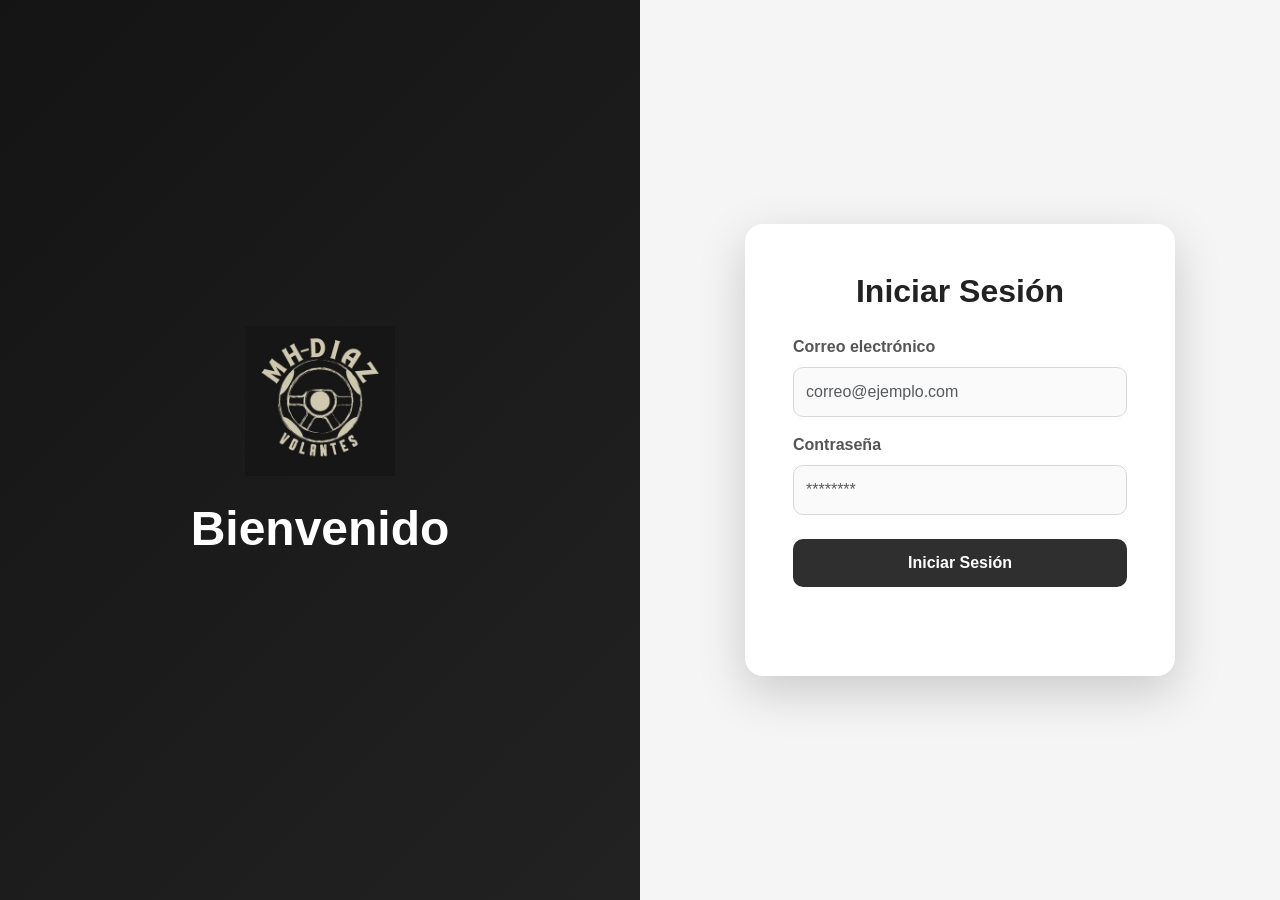
<file: index.html>
<!DOCTYPE html>
<html lang="es">
<head>
    <meta charset="UTF-8">
    <meta name="viewport" content="width=device-width, initial-scale=1.0">
    <title>Sistema - Panel Principal</title>
    <link href="https://cdn.jsdelivr.net/npm/bootstrap@5.3.2/dist/css/bootstrap.min.css" rel="stylesheet">
    <link rel="stylesheet" href="https://cdn.jsdelivr.net/npm/bootstrap-icons@1.11.3/font/bootstrap-icons.min.css">
    
    <style>
        body {
            overflow-x: hidden;
            background-color: #f8f9fa;
        }
        #wrapper {
            display: flex;
            transition: all 0.3s ease;
        }
        #sidebar-wrapper {
            min-height: 100vh;
            width: 250px;
            background-color: #222222;
            transition: margin 0.3s ease;
        }
        #page-content-wrapper {
            min-width: 100vw;
            width: 100%;
        }
        #wrapper.toggled #sidebar-wrapper {
            margin-left: -250px;
        }
        @media (min-width: 768px) {
            #page-content-wrapper {
                min-width: 0;
                width: 100%;
            }
        }
        .nav-link-custom {
            color: #d6d6d6;
            transition: 0.2s;
        }
        .nav-link-custom:hover {
            color: #ffffff;
            background-color: #2f2f2f;
        }
    </style>
</head>
<body>

    <script>
        if (!localStorage.getItem("usuario")) {
            window.location.href = "login.html";
        }
    </script>

    <div id="wrapper">
        <div id="sidebar-wrapper" class="border-end border-dark">
            <div class="sidebar-heading text-white p-4 fs-5 fw-bold border-bottom border-dark">
                <i class="bi bi-shield-lock-fill me-2"></i>Mi Sistema
            </div>
            
            <div class="list-group list-group-flush p-2">
                <a class="nav-link nav-link-custom p-3 rounded text-decoration-none d-flex justify-content-between align-items-center" 
                   data-bs-toggle="collapse" href="#menuUsuarios" role="button" aria-expanded="true" aria-controls="menuUsuarios">
                    <span><i class="bi bi-people-fill me-2"></i> Usuarios</span>
                    <i class="bi bi-chevron-down small"></i>
                </a>
                
                <div class="collapse show" id="menuUsuarios">
                    <div class="ps-4 py-1">
                        <a href="#" class="nav-link nav-link-custom p-2 rounded text-decoration-none d-block bg-secondary text-white">
                            <i class="bi bi-person-plus me-2"></i> Captura Alumnos
                        </a>
                    </div>
                </div>
            </div>
        </div>

        <div id="page-content-wrapper">
            
            <nav class="navbar navbar-expand navbar-light bg-white border-bottom px-4 py-2">
                <button class="btn btn-outline-dark btn-sm me-3" id="menu-toggle">
                    <i class="bi bi-list fs-5"></i>
                </button>
                
                <div class="ms-auto dropdown">
                    <a class="nav-link dropdown-toggle fw-medium text-dark d-flex align-items-center" href="#" role="button" id="dropdownUser" data-bs-toggle="dropdown" aria-expanded="false">
                        <i class="bi bi-person-circle fs-5 me-2 text-secondary"></i>
                        <span id="nombre-usuario-nav">Cargando...</span>
                    </a>
                    <ul class="dropdown-menu dropdown-menu-end shadow border-0 mt-2" aria-labelledby="dropdownUser">
                        <li>
                            <button class="dropdown-item text-danger fw-medium" id="btn-salir">
                                <i class="bi bi-box-arrow-right me-2"></i>Salir del sistema
                            </button>
                        </li>
                    </ul>
                </div>
            </nav>

            <div class="container-fluid p-4">
                <div class="row justify-content-center">
                    <div class="col-12 col-md-8 col-lg-6">
                        
                        <div class="card shadow-sm border-0 rounded-3 p-4 bg-white mt-3">
                            <h4 class="fw-bold text-dark mb-1"><i class="bi bi-person-lines-fill me-2 text-primary"></i>Captura de Alumnos</h4>
                            <p class="text-muted small mb-4">Ingresa la información requerida del estudiante.</p>
                            
                            <form id="form-captura" onsubmit="return false;">
                                <div class="mb-3">
                                    <label for="nombre-alumno" class="form-label fw-semibold small">Nombre Completo :</label>
                                    <input type="text" id="nombre-alumno" class="form-control" placeholder="Ej: Juan Pérez" required>
                                </div>
                                
                                <div class="mb-3">
                                    <label for="correo-alumno" class="form-label fw-semibold small">Correo Electrónico :</label>
                                    <input type="email" id="correo-alumno" class="form-control" placeholder="alumno@correo.com" required>
                                </div>
                                
                                <div class="mb-3">
                                    <label for="password-alumno" class="form-label fw-semibold small">Contraseña :</label>
                                    <input type="password" id="password-alumno" class="form-control" placeholder="Mínimo 8 caracteres, mayúscula, número y especial" required>
                                </div>

                                <div class="row">
                                    <div class="col-md-6 mb-3">
                                        <label for="ncontrol-alumno" class="form-label fw-semibold small">Número de Control :</label>
                                        <input type="text" id="ncontrol-alumno" class="form-control" placeholder="8 dígitos" maxlength="8" required>
                                    </div>
                                    <div class="col-md-6 mb-3">
                                        <label for="fecha-alumno" class="form-label fw-semibold small">Fecha de Nacimiento :</label>
                                        <input type="date" id="fecha-alumno" class="form-control" required>
                                    </div>
                                </div>
                                
                                <button type="submit" class="btn btn-primary w-100 py-2 fw-semibold mt-3" style="background-color: #2f2f2f; border: none;">
                                    Validar y Registrar Alumno
                                </button>
                            </form>
                            
                            <div id="mensaje-sistema" class="mt-3 text-center fw-medium small"></div>
                        </div>

                    </div>
                </div>
            </div>

        </div>
    </div>

    <div class="modal fade" id="modalEdad" data-bs-backdrop="static" data-bs-keyboard="false" tabindex="-1" aria-labelledby="modalEdadLabel" aria-hidden="true">
        <div class="modal-dialog modal-dialog-centered">
            <div class="modal-content border-0 shadow-lg">
                <div class="modal-header bg-dark text-white border-0">
                    <h5 class="modal-title fw-bold" id="modalEdadLabel"><i class="bi bi-shield-check me-2 text-success"></i>Verificación de Edad</h5>
                    <button type="button" class="btn-close btn-close-white" data-bs-dismiss="modal" aria-label="Close"></button>
                </div>
                <div class="modal-body text-center p-4">
                    <div id="icono-modal" class="mb-3"></div>
                    <h4 id="titulo-modal" class="fw-bold"></h4>
                    <p id="texto-modal" class="text-muted"></p>
                </div>
                <div class="modal-footer border-0 justify-content-center">
                    <button type="button" class="btn btn-secondary px-4" data-bs-dismiss="modal">Entendido</button>
                </div>
            </div>
        </div>
    </div>

    <script src="https://cdn.jsdelivr.net/npm/bootstrap@5.3.2/dist/js/bootstrap.bundle.min.js"></script>
    
    <script src="js/utileria.js"></script>
    <script src="js/dashboard.js"></script>
</body>
</html>
</file>
<file: css/login.css>
/* ====== General ====== */

body{
    margin: 0;
    padding: 0;
    background: #f5f5f5;
    font-family: "Segoe UI", Tahoma, Geneva, Verdana, sans-serif;
}

/* ====== Panel izquierdo ====== */

.fondo-login{
    background:linear-gradient(135deg,#141414,#222222);
}
.fondo-login h1{
    font-size: 3rem;
    font-weight: 700;
}

.fondo-login p{
    font-size: 1.1rem;
    color: #d6d6d6;
}

.logo{
    width: 150px;
    height: auto;
}

/* ====== Tarjeta Login ====== */

.login-card{
    width: 100%;
    max-width: 430px;
    border-radius: 18px;
    background: #ffffff;
    box-shadow: 0 12px 35px rgba(0,0,0,.12);
    transition: .3s;
}

.login-card:hover{
    transform: translateY(-4px);
    box-shadow: 0 18px 45px rgba(0,0,0,.18);
}

/* ====== Título ====== */

.login-card h2{
    color: #222;
}

/* ====== Labels ====== */

.form-label{
    color: #555;
    font-weight: 600;
}

/* ====== Inputs ====== */

.form-control{
    border-radius: 10px;
    padding: 12px;
    border: 1px solid #d8d8d8;
    background: #fafafa;
    transition: .25s;
}

.form-control:focus{
    border-color: #4d4d4d;
    box-shadow: 0 0 0 .2rem rgba(70,70,70,.15);
    background: white;
}

/* ====== Botón ====== */

.btn-primary{
    background: #2f2f2f;
    border: none;
    border-radius: 10px;
    padding: 12px;
    font-weight: 600;
    transition: .3s;
}

.btn-primary:hover{
    background: #111;
    transform: translateY(-2px);
}

/* ====== Mensajes ====== */

#mensaje{
    min-height: 25px;
    font-weight: 600;
}

/* ====== Responsive ====== */

@media(max-width:992px){

    body{
        background:#ececec;
    }

    .login-card{
        margin:20px;
    }

}
</file>
